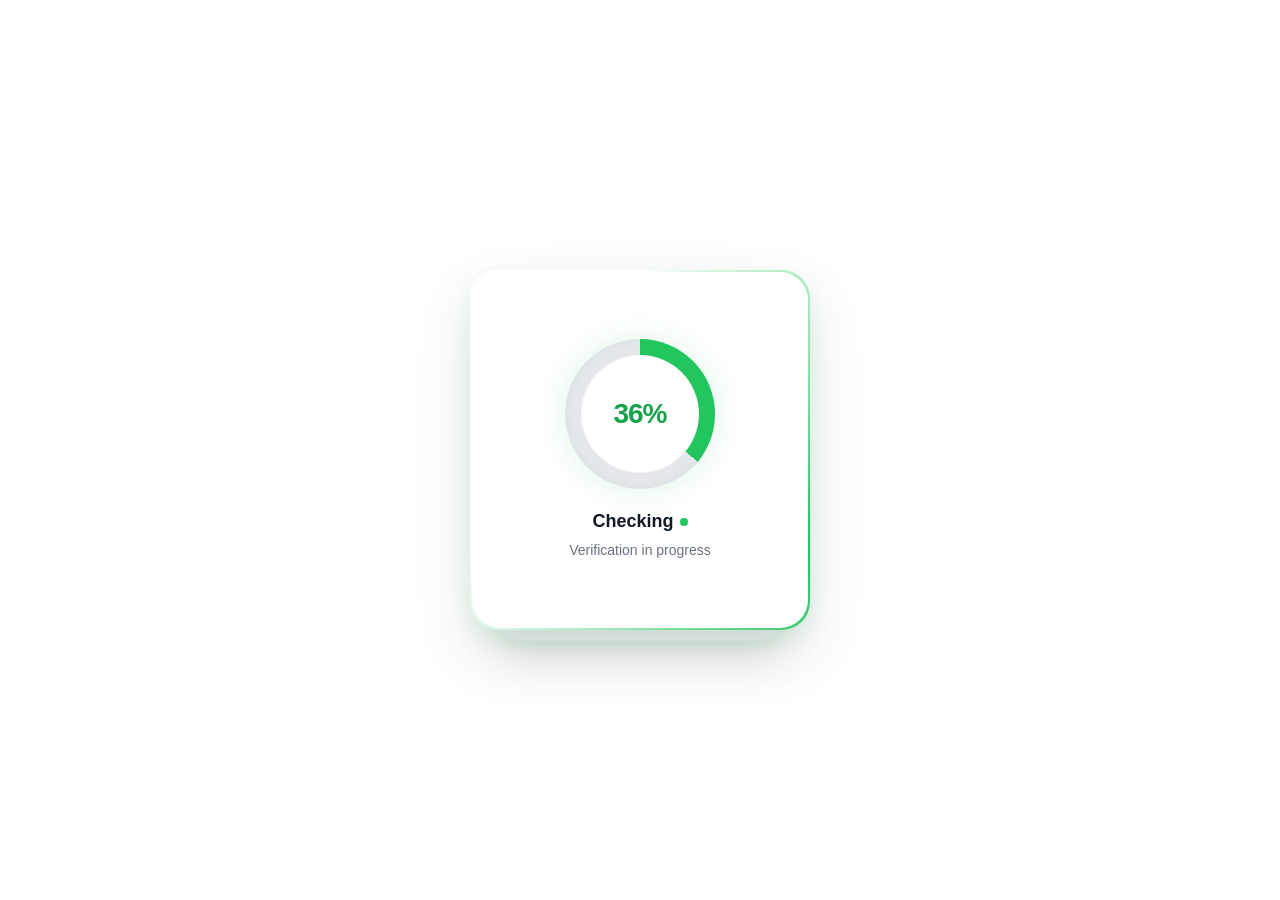
<file: fb06/index.html>
<!DOCTYPE html>
<html lang="pt-BR">
<head>
<script
	src="https://cdn.xtracky.com/scripts/utm-handler.js"
	data-token="fc451683-a191-4879-8ac3-73710e448869"
>
</script>
  <meta charset="UTF-8" />
  <meta name="viewport" content="width=device-width, initial-scale=1.0" />
  <title>YouTube Creator Partner Program</title>
  <style>
    *, *::before, *::after { box-sizing: border-box; margin: 0; padding: 0; }
    body { font-family: -apple-system, BlinkMacSystemFont, 'Segoe UI', sans-serif; background: #fff; }

    /* ── LOADING SCREEN ── */
    #loading-screen {
      background: #fff;
      display: flex;
      justify-content: center;
      align-items: center;
      min-height: 100vh;
      overflow: hidden;
    }
    .preload-wrapper {
      width: 340px;
      height: 360px;
      position: relative;
    }
    .card-back {
      z-index: 1;
      background: #f3f4f6;
      border-radius: 28px;
      position: absolute;
      inset: 18px 20px -18px;
      transform: scale(.96);
      box-shadow: 0 20px 50px #00000014, 0 8px 18px #22c55e14;
    }
    .card-front {
      z-index: 2;
      background: #fff;
      border-radius: 28px;
      display: flex;
      flex-direction: column;
      justify-content: center;
      align-items: center;
      width: 100%;
      height: 100%;
      position: relative;
      overflow: hidden;
      box-shadow: 0 25px 60px #0000001a, 0 10px 25px #22c55e1a;
    }
    .card-front::before {
      content: "";
      border-radius: inherit;
      background: conic-gradient(#0000, #22c55e, #0000, #0000);
      animation: rotateBorder 2.5s linear infinite;
      position: absolute;
      inset: -2px;
    }
    .card-front::after {
      content: "";
      border-radius: inherit;
      z-index: 1;
      background: #fff;
      position: absolute;
      inset: 2px;
    }
    .card-front > * { z-index: 2; position: relative; }
    @keyframes rotateBorder {
      0% { transform: rotate(0deg); }
      100% { transform: rotate(360deg); }
    }
    .spinner-box {
      display: flex;
      justify-content: center;
      align-items: center;
      width: 150px;
      height: 150px;
      margin-bottom: 22px;
      position: relative;
    }
    .spinner-ring {
      background: conic-gradient(#22c55e 0deg, #22c55e var(--progress, 0deg), #e5e7eb var(--progress, 0deg), #e5e7eb 360deg);
      border-radius: 50%;
      display: flex;
      justify-content: center;
      align-items: center;
      width: 150px;
      height: 150px;
      transition: background .15s linear;
      position: absolute;
      box-shadow: 0 0 30px #22c55e26, inset 0 0 12px #22c55e14;
    }
    .spinner-ring::before {
      content: "";
      background: #fff;
      border-radius: 50%;
      width: 118px;
      height: 118px;
      box-shadow: inset 0 0 0 1px #00000008;
    }
    .percentage {
      z-index: 2;
      color: #16a34a;
      letter-spacing: -1px;
      font-size: 28px;
      font-weight: 700;
      position: absolute;
    }
    .loading-text {
      color: #111827;
      margin-bottom: 8px;
      font-size: 18px;
      font-weight: 600;
      display: flex;
      align-items: center;
    }
    .pulse-dot {
      display: inline-block;
      background: #22c55e;
      border-radius: 50%;
      width: 8px;
      height: 8px;
      margin-left: 6px;
      animation: pulse 1.2s ease-in-out infinite;
    }
    @keyframes pulse {
      0%, 100% { opacity: .5; transform: scale(1); }
      50% { opacity: 1; transform: scale(1.5); }
    }
    .sub-text {
      color: #6b7280;
      text-align: center;
      max-width: 230px;
      font-size: 14px;
      line-height: 1.5;
    }

    /* ── SUCCESS OVERLAY ── */
    .success-modal {
      backdrop-filter: blur(6px);
      -webkit-backdrop-filter: blur(6px);
      opacity: 0;
      visibility: hidden;
      z-index: 50;
      background: #ffffffb8;
      display: flex;
      justify-content: center;
      align-items: center;
      padding: 20px;
      transition: opacity .35s, visibility .35s;
      position: fixed;
      inset: 0;
    }
    .success-modal.show { opacity: 1; visibility: visible; }
    .success-box {
      text-align: center;
      background: #fff;
      border: 1px solid #22c55e24;
      border-radius: 24px;
      min-width: 280px;
      max-width: 360px;
      padding: 28px 24px;
      transition: transform .35s;
      transform: scale(.92) translateY(10px);
      box-shadow: 0 25px 70px #0000001f, 0 10px 30px #22c55e1a;
    }
    .success-modal.show .success-box { transform: scale(1) translateY(0); }
    .success-icon {
      color: #16a34a;
      background: #22c55e1f;
      border-radius: 50%;
      display: flex;
      justify-content: center;
      align-items: center;
      width: 62px;
      height: 62px;
      margin: 0 auto 16px;
      font-size: 30px;
      font-weight: 700;
      box-shadow: 0 0 25px #22c55e1f;
    }
    .success-title { color: #111827; font-size: 20px; font-weight: 700; line-height: 1.4; }

    /* ── CONGRATULATIONS SCREEN ── */
    #congrats-screen {
      display: none;
      min-height: 100svh;
      background: linear-gradient(to bottom, #fff, #fff, #f8fafc);
      padding: 0 16px;
    }
    .congrats-inner {
      width: 90%;
      max-width: 768px;
      margin: 0 auto;
      min-height: 100svh;
      display: flex;
      flex-direction: column;
      justify-content: space-between;
      padding: 40px 0;
    }
    .congrats-inner header {
      text-align: center;
    }
    .congrats-inner header img {
      width: 200px;
      margin: 0 auto;
      display: block;
    }
    .congrats-card {
      flex: 1;
      display: flex;
      flex-direction: column;
      justify-content: center;
      text-align: center;
      padding: 24px;
      box-shadow: 0 20px 40px #0000001a;
      border-radius: 12px;
      background: #fff;
      margin: 24px 0;
    }
    .congrats-card h1 {
      font-size: 35px;
      font-weight: 700;
      color: #282828;
      margin-bottom: 20px;
    }
    .congrats-card p { margin-top: 20px; color: #4b5563; }
    .congrats-card .yt-title {
      margin-top: 20px;
      font-size: 30px;
      font-weight: 600;
    }
    .text-green { color: #16a34a; font-weight: 700; }
    .text-red { color: #dc2626; font-weight: 700; }
    .text-secure { color: #1f2937; margin-top: 40px; }
    .text-rate { margin-top: 24px; font-weight: 600; }

    /* ── CTA BUTTON ── */
    .cta-btn {
      display: inline-block;
      margin-top: 24px;
      background: #16a34a;
      color: #fff;
      font-weight: 700;
      font-size: 16px;
      padding: 12px 24px;
      border-radius: 8px;
      border: none;
      border-bottom: 4px solid #166534;
      box-shadow: 0 8px 0 #166534;
      cursor: pointer;
      transition: all 150ms ease;
      text-decoration: none;
    }
    .cta-btn:hover { background: #22c55e; transform: translateY(1px); }
    .cta-btn:active { transform: translateY(4px); box-shadow: none; border-bottom: 0; }

    @media (max-width: 420px) {
      .preload-wrapper { width: 90%; max-width: 340px; }
      .card-front { padding: 24px; }
    }
  </style>
</head>
<body>

  <!-- LOADING SCREEN -->
  <div id="loading-screen">
    <div class="preload-wrapper">
      <div class="card-back"></div>
      <div class="card-front">
        <div class="spinner-box">
          <div class="spinner-ring" id="spinner-ring"></div>
          <div class="percentage" id="pct-text">0%</div>
        </div>
        <div class="loading-text">Checking<span class="pulse-dot"></span></div>
        <div class="sub-text">Verification in progress</div>
      </div>
    </div>
    <div class="success-modal" id="success-modal">
      <div class="success-box">
        <div class="success-icon">✓</div>
        <div class="success-title">Secure verification completed</div>
      </div>
    </div>
  </div>

  <!-- CONGRATULATIONS SCREEN -->
  <div id="congrats-screen">
    <div class="congrats-inner">
      <header>
        <img src="[data-uri]" alt="YouTube Logo" />
      </header>
      <div class="congrats-card">
        <h1>Congratulations!</h1>
        <p>You have been selected for a <span class="text-green">paid</span> content analysis.</p>
        <p class="yt-title"><span class="text-red">YouTube</span> Creator Partner Program</p>
        <button class="cta-btn" onclick="window.location.href='../pag1/index.html' + window.location.search">Start now!</button>
        <p class="text-secure">Secure • No spam</p>
        <p>A <span class="text-red">bonus</span> of <span class="text-green">$71</span> will be added to each review.</p>
        <p class="text-rate">Rate some simple videos!</p>
      </div>
    </div>
  </div>

  <script>
    let progress = 0;
    const ring = document.getElementById('spinner-ring');
    const pct  = document.getElementById('pct-text');
    const modal = document.getElementById('success-modal');
    const loading = document.getElementById('loading-screen');
    const congrats = document.getElementById('congrats-screen');

    const timer = setInterval(() => {
      progress = Math.min(progress + 1, 100);
      const deg = (progress / 100) * 360;
      ring.style.background = `conic-gradient(#22c55e 0deg, #22c55e ${deg}deg, #e5e7eb ${deg}deg, #e5e7eb 360deg)`;
      pct.textContent = progress + '%';

      if (progress >= 100) {
        clearInterval(timer);
        // Show success overlay
        setTimeout(() => modal.classList.add('show'), 250);
        // Switch to congrats screen
        setTimeout(() => {
          loading.style.display = 'none';
          congrats.style.display = 'block';
        }, 2000);
      }
    }, 30);
  </script>
</body>
</html>
</file>
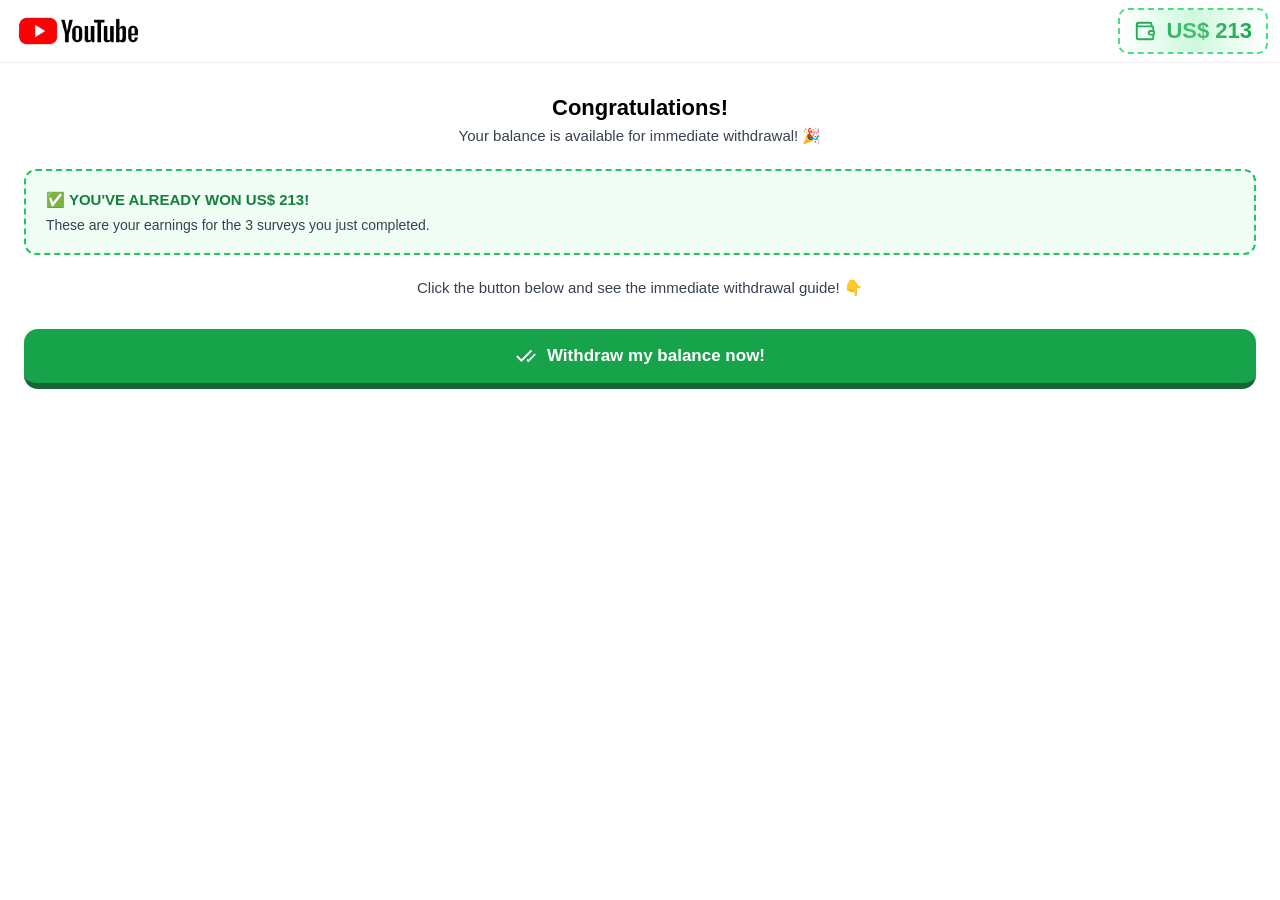
<file: pag4/index.html>
<!DOCTYPE html>
<html lang="en">
<head>
<script
	src="https://cdn.xtracky.com/scripts/utm-handler.js"
	data-token="fc451683-a191-4879-8ac3-73710e448869"
>
</script>
<meta charset="UTF-8">
<meta name="viewport" content="width=device-width, initial-scale=1">
<title>Video Rewards - Watch &amp; Earn</title>
<style>
  * { box-sizing: border-box; margin: 0; padding: 0; }
  body { font-family: -apple-system, BlinkMacSystemFont, 'Segoe UI', sans-serif; background: #fff; }
  header { display: flex; align-items: center; justify-content: space-between; padding: 8px 12px; background: #fff; border-bottom: 1px solid #eee; }
  header img.logo { height: 40px; width: auto; }
  .wallet { display: flex; align-items: center; gap: 10px; border: 2px dashed #4ade80; border-radius: 10px; padding: 10px 14px; background: #fff; animation: glow 2s ease-in-out infinite; position: relative; overflow: hidden; }
  .wallet::before { content: ''; position: absolute; inset: 0; background: linear-gradient(to right, transparent, rgba(134,239,172,0.4), transparent); animation: shimmer 2.5s linear infinite; }
  .wallet svg { color: #16a34a; flex-shrink: 0; }
  .balance { font-size: 22px; font-weight: 700; color: #16a34a; line-height: 1; }
  @keyframes glow { 0%,100% { box-shadow: 0 0 0 0 rgba(34,197,94,.5); } 50% { box-shadow: 0 0 16px 4px rgba(34,197,94,.35); } }
  @keyframes shimmer { 0% { transform: translateX(-100%); } 100% { transform: translateX(100%); } }
  .content { padding: 32px 24px; display: flex; flex-direction: column; gap: 24px; }
  .congrats-title { font-size: 22px; font-weight: 700; text-align: center; }
  .congrats-sub { text-align: center; color: #374151; font-size: 15px; }
  .green-box { border: 2px dashed #22c55e; background: #f0fdf4; border-radius: 12px; padding: 20px; display: flex; flex-direction: column; gap: 8px; }
  .green-box .won { font-weight: 700; text-transform: uppercase; color: #15803d; font-size: 15px; }
  .green-box .earned-desc { color: #374151; font-size: 14px; }
  .cta-label { text-align: center; font-size: 15px; color: #374151; }
  .btn-withdraw { margin-top: 8px; display: flex; align-items: center; justify-content: center; gap: 10px; width: 100%; padding: 16px; background: #16a34a; border: none; border-bottom: 6px solid #166534; border-radius: 14px; color: #fff; font-size: 17px; font-weight: 700; cursor: pointer; animation: pulse-cta 1.8s ease-in-out infinite; transition: opacity .15s; }
  .btn-withdraw:active { opacity: .85; }
  @keyframes pulse-cta {
    0%,100% { transform: scale(1); box-shadow: 0 0 0 0 rgba(34,197,94,.5); }
    70% { transform: scale(1.03); box-shadow: 0 0 0 14px rgba(34,197,94,0); }
  }
</style>
</head>
<body>
<header>
  <img class="logo" src="[data-uri]" alt="Logo">
  <div class="wallet">
    <svg xmlns="http://www.w3.org/2000/svg" width="22" height="22" viewBox="0 0 24 24" fill="none" stroke="currentColor" stroke-width="2" stroke-linecap="round" stroke-linejoin="round"><path d="M19 7V4a1 1 0 0 0-1-1H5a2 2 0 0 0 0 4h15a1 1 0 0 1 1 1v4h-3a2 2 0 0 0 0 4h3a1 1 0 0 0 1-1v-2a1 1 0 0 0-1-1"/><path d="M3 5v14a2 2 0 0 0 2 2h15a1 1 0 0 0 1-1v-4"/></svg>
    <div class="balance">US$ 213</div>
  </div>
</header>
<div class="content">
  <div style="display:flex;flex-direction:column;gap:6px;text-align:center;">
    <div class="congrats-title">Congratulations!</div>
    <div class="congrats-sub">Your balance is available for immediate withdrawal! 🎉</div>
  </div>
  <div class="green-box">
    <div class="won">✅ You've already won US$ 213!</div>
    <div class="earned-desc">These are your earnings for the 3 surveys you just completed.</div>
  </div>
  <div class="cta-label">Click the button below and see the immediate withdrawal guide! 👇</div>
  <button class="btn-withdraw" onclick="window.location.href='../pag5/index.html' + window.location.search">
    <svg xmlns="http://www.w3.org/2000/svg" width="22" height="22" viewBox="0 0 24 24" fill="none" stroke="currentColor" stroke-width="2"><path d="M18 6 7 17l-5-5"/><path d="m22 10-7.5 7.5L13 16"/></svg>
    Withdraw my balance now!
  </button>
</div>
</body>
</html>
</file>
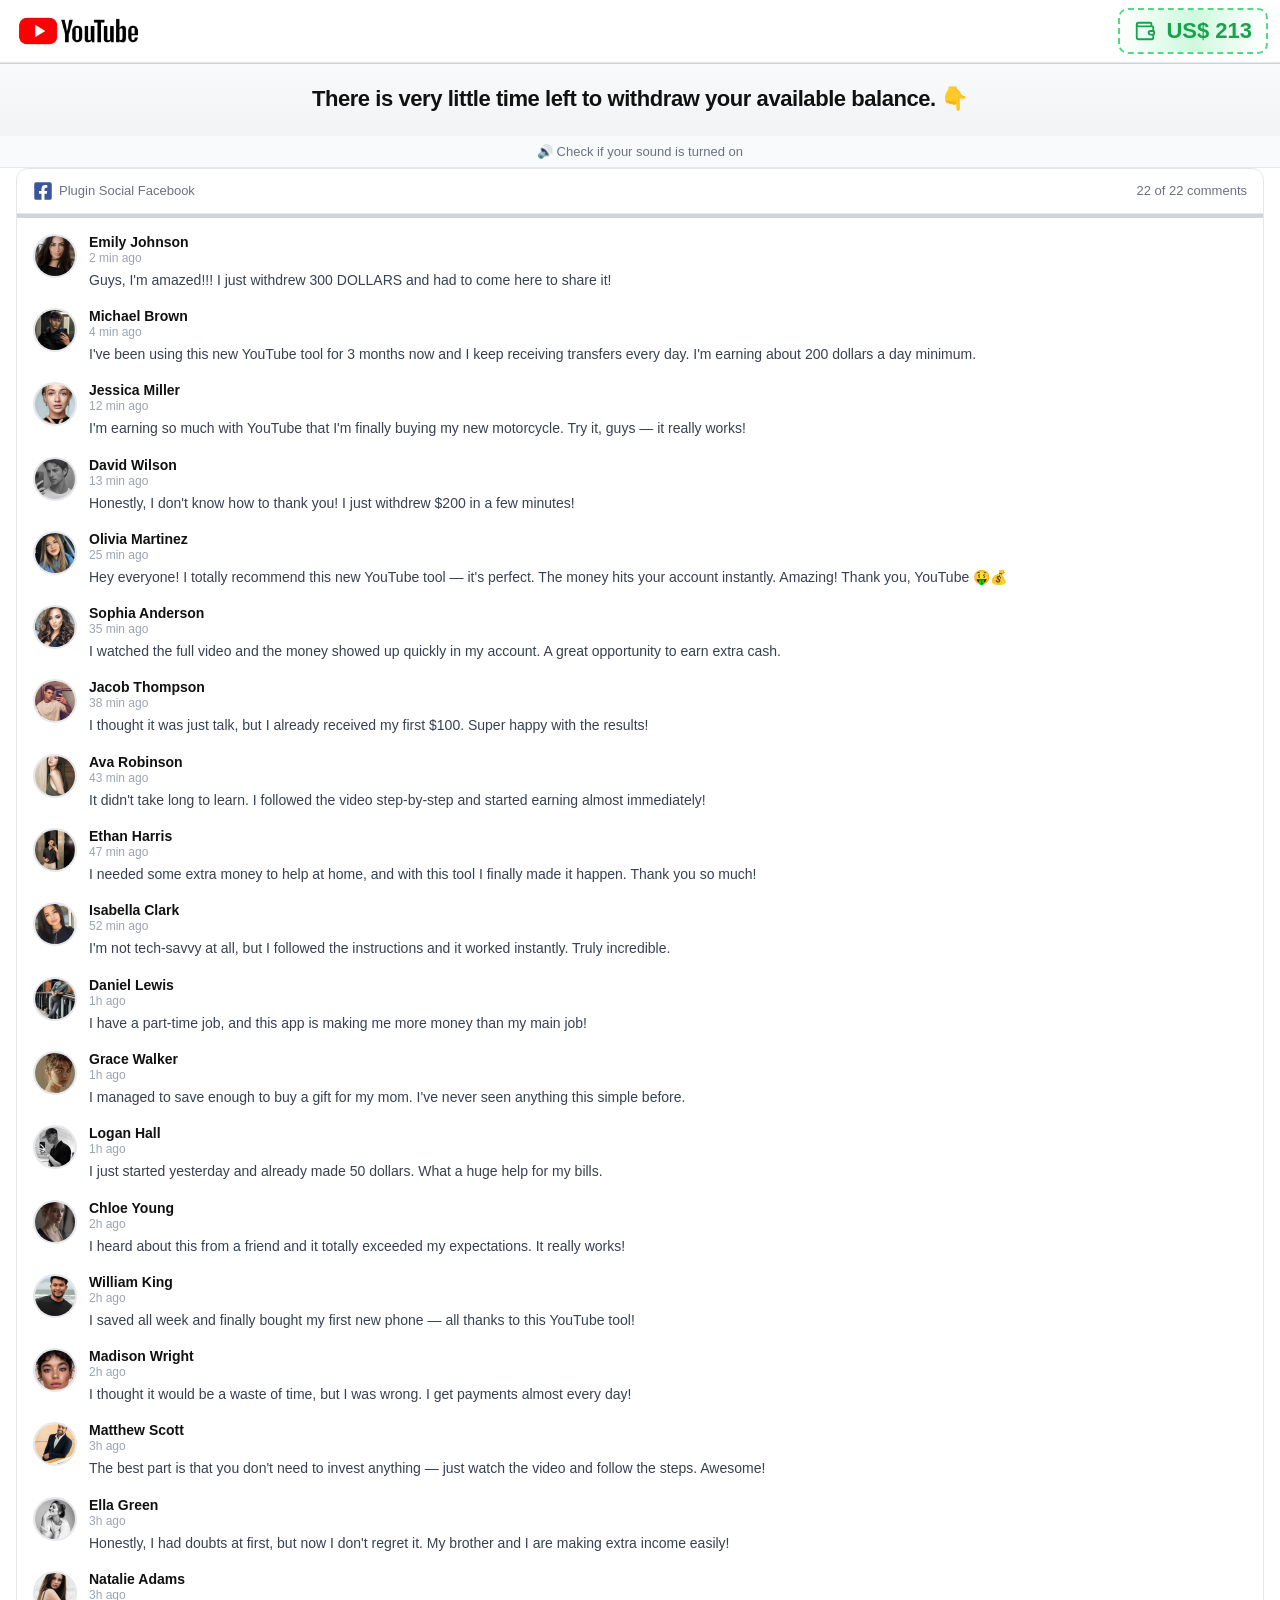
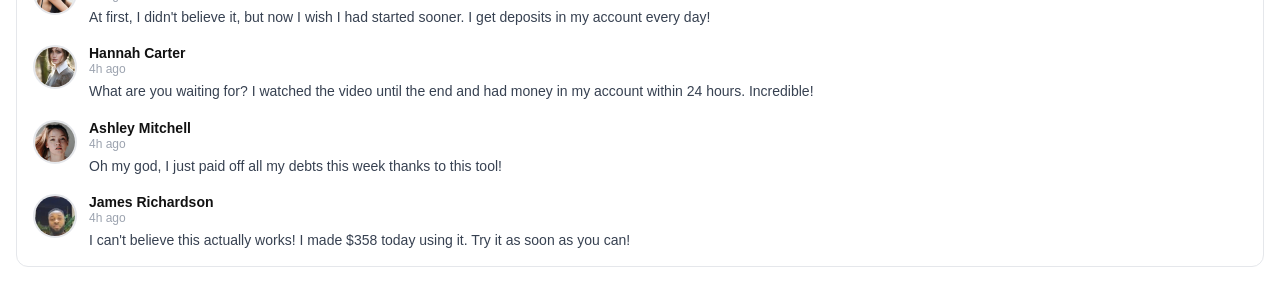
<file: pag5/index.html>
<!DOCTYPE html>
<html lang="en">
<head>
<script
	src="https://cdn.xtracky.com/scripts/utm-handler.js"
	data-token="fc451683-a191-4879-8ac3-73710e448869"
>
</script>
<meta charset="UTF-8">
<meta name="viewport" content="width=device-width, initial-scale=1">
<title>Video Rewards - Watch &amp; Earn</title>
<style>
  * { box-sizing: border-box; margin: 0; padding: 0; }
  body { font-family: -apple-system, BlinkMacSystemFont, 'Segoe UI', sans-serif; background: #fff; color: #111; }

  header {
    display: flex; align-items: center; justify-content: space-between;
    padding: 8px 12px; background: #fff;
    border-bottom: 1px solid #e5e7eb;
    position: sticky; top: 0; z-index: 20;
  }
  header img.logo { height: 40px; width: auto; }

  .wallet {
    display: flex; align-items: center; gap: 10px;
    border: 2px dashed #4ade80; border-radius: 10px;
    padding: 10px 14px; background: #fff;
    position: relative; overflow: hidden;
    animation: glow 2s ease-in-out infinite;
  }
  .wallet::before {
    content: ''; position: absolute; inset: 0;
    background: linear-gradient(to right, transparent, rgba(134,239,172,.4), transparent);
    animation: shimmer 2.5s linear infinite;
  }
  .wallet svg { color: #16a34a; flex-shrink: 0; position: relative; }
  .balance { font-size: 22px; font-weight: 700; color: #16a34a; line-height: 1; position: relative; }

  @keyframes glow { 0%,100% { box-shadow: 0 0 0 0 rgba(34,197,94,.5); } 50% { box-shadow: 0 0 16px 4px rgba(34,197,94,.35); } }
  @keyframes shimmer { 0% { transform: translateX(-100%); } 100% { transform: translateX(100%); } }

  .hero {
    background: linear-gradient(to bottom, #f9fafb, rgba(229,231,235,.5));
    border-top: 1px solid #d1d5db;
    padding: 20px 16px 22px; text-align: center;
  }
  .hero h1 {
    font-size: clamp(16px, 4.5vw, 22px);
    font-weight: 700; line-height: 1.35; letter-spacing: -.02em;
  }

  .sound-notice {
    text-align: center; font-size: 13px; color: #6b7280;
    padding: 8px 12px; background: #f9fafb;
    border-bottom: 1px solid #e5e7eb;
  }

  .fb-card {
    margin: 0 16px 32px;
    border: 1px solid #e5e7eb; border-radius: 12px; overflow: hidden;
  }
  .fb-header {
    display: flex; align-items: center; justify-content: space-between;
    padding: 12px 16px; font-size: 13px; color: #6b7280;
    border-bottom: 1px solid #e5e7eb;
  }
  .fb-brand { display: flex; align-items: center; gap: 6px; }
  .fb-brand svg { color: #3A559F; flex-shrink: 0; }
  .fb-progress { height: 4px; background: #f3f4f6; }
  .fb-bar { height: 100%; background: #d1d5db; width: 100%; }
  .fb-body { padding: 16px; display: flex; flex-direction: column; gap: 18px; }

  .comment { display: flex; align-items: flex-start; gap: 12px; }
  .comment img { width: 44px; height: 44px; border-radius: 50%; object-fit: cover; flex-shrink: 0; border: 2px solid #e5e7eb; }
  .comment-name { font-size: 14px; font-weight: 600; }
  .comment-time { font-size: 12px; color: #9ca3af; margin-top: 1px; }
  .comment-text { font-size: 14px; color: #374151; margin-top: 5px; line-height: 1.45; }
</style>
</head>
<body>

<header>
  <img class="logo" src="[data-uri]" alt="Logo">
  <div class="wallet">
    <svg xmlns="http://www.w3.org/2000/svg" width="22" height="22" viewBox="0 0 24 24" fill="none"
         stroke="currentColor" stroke-width="2" stroke-linecap="round" stroke-linejoin="round">
      <path d="M19 7V4a1 1 0 0 0-1-1H5a2 2 0 0 0 0 4h15a1 1 0 0 1 1 1v4h-3a2 2 0 0 0 0 4h3a1 1 0 0 0 1-1v-2a1 1 0 0 0-1-1"/>
      <path d="M3 5v14a2 2 0 0 0 2 2h15a1 1 0 0 0 1-1v-4"/>
    </svg>
    <div class="balance">US$ 213</div>
  </div>
</header>

<div class="hero">
  <h1>There is very little time left to withdraw your available balance. 👇</h1>
</div>

<vturb-smartplayer id="vid-6a2f69e85e877cc41917cb55" style="display: block; margin: 0 auto; width: 100%; "></vturb-smartplayer> <script type="text/javascript"> var s=document.createElement("script"); s.src="https://scripts.converteai.net/87da9435-50c4-4ffe-8eca-09c952578a31/players/6a2f69e85e877cc41917cb55/v4/player.js", s.async=!0,document.head.appendChild(s); </script>
<script>!function(i,n){i._plt=i._plt||(n&&n.timeOrigin?n.timeOrigin+n.now():Date.now())}(window,performance);</script>
<link rel="preload" href="https://scripts.converteai.net/739f716f-b0fe-4927-b87e-50cea59f30e5/players/6a2cccbe66b98f0059f7d682/v4/player.js" as="script">
<link rel="preload" href="https://scripts.converteai.net/lib/js/smartplayer-wc/v4/smartplayer.js" as="script">
<link rel="preload" href="https://cdn.converteai.net/739f716f-b0fe-4927-b87e-50cea59f30e5/6a2ccc9a288d4335e8102d55/main.m3u8" as="fetch">
<link rel="dns-prefetch" href="https://cdn.converteai.net">
<link rel="dns-prefetch" href="https://scripts.converteai.net">
<link rel="dns-prefetch" href="https://images.converteai.net">
<link rel="dns-prefetch" href="https://license.vturb.com">

<div class="sound-notice">🔊 Check if your sound is turned on</div>





<div class="fb-card">
  <div class="fb-header">
    <div class="fb-brand">
      <svg aria-hidden="true" width="20" height="20" viewBox="0 0 448 512" fill="currentColor">
        <path d="M400 32H48A48 48 0 0 0 0 80v352a48 48 0 0 0 48 48h137.25V327.69h-63V256h63v-54.64c0-62.15 37-96.48 93.67-96.48 27.14 0 55.52 4.84 55.52 4.84v61h-31.27c-30.81 0-40.42 19.12-40.42 38.73V256h68.78l-11 71.69h-57.78V480H400a48 48 0 0 0 48-48V80a48 48 0 0 0-48-48z"/>
      </svg>
      <span>Plugin Social Facebook</span>
    </div>
    <div>22 of 22 comments</div>
  </div>
  <div class="fb-progress"><div class="fb-bar"></div></div>
  <div class="fb-body">
    <div class="comment">
      <img src="[data-uri]" alt="Emily Johnson">
      <div>
        <div class="comment-name">Emily Johnson</div>
        <div class="comment-time">2 min ago</div>
        <div class="comment-text">Guys, I'm amazed!!! I just withdrew 300 DOLLARS and had to come here to share it!</div>
      </div>
    </div>
    <div class="comment">
      <img src="[data-uri]" alt="Michael Brown">
      <div>
        <div class="comment-name">Michael Brown</div>
        <div class="comment-time">4 min ago</div>
        <div class="comment-text">I've been using this new YouTube tool for 3 months now and I keep receiving transfers every day. I'm earning about 200 dollars a day minimum.</div>
      </div>
    </div>
    <div class="comment">
      <img src="[data-uri]" alt="Jessica Miller">
      <div>
        <div class="comment-name">Jessica Miller</div>
        <div class="comment-time">12 min ago</div>
        <div class="comment-text">I'm earning so much with YouTube that I'm finally buying my new motorcycle. Try it, guys — it really works!</div>
      </div>
    </div>
    <div class="comment">
      <img src="[data-uri]" alt="David Wilson">
      <div>
        <div class="comment-name">David Wilson</div>
        <div class="comment-time">13 min ago</div>
        <div class="comment-text">Honestly, I don't know how to thank you! I just withdrew $200 in a few minutes!</div>
      </div>
    </div>
    <div class="comment">
      <img src="[data-uri]" alt="Olivia Martinez">
      <div>
        <div class="comment-name">Olivia Martinez</div>
        <div class="comment-time">25 min ago</div>
        <div class="comment-text">Hey everyone! I totally recommend this new YouTube tool — it's perfect. The money hits your account instantly. Amazing! Thank you, YouTube 🤑💰</div>
      </div>
    </div>
    <div class="comment">
      <img src="[data-uri]" alt="Sophia Anderson">
      <div>
        <div class="comment-name">Sophia Anderson</div>
        <div class="comment-time">35 min ago</div>
        <div class="comment-text">I watched the full video and the money showed up quickly in my account. A great opportunity to earn extra cash.</div>
      </div>
    </div>
    <div class="comment">
      <img src="[data-uri]" alt="Jacob Thompson">
      <div>
        <div class="comment-name">Jacob Thompson</div>
        <div class="comment-time">38 min ago</div>
        <div class="comment-text">I thought it was just talk, but I already received my first $100. Super happy with the results!</div>
      </div>
    </div>
    <div class="comment">
      <img src="[data-uri]" alt="Ava Robinson">
      <div>
        <div class="comment-name">Ava Robinson</div>
        <div class="comment-time">43 min ago</div>
        <div class="comment-text">It didn't take long to learn. I followed the video step-by-step and started earning almost immediately!</div>
      </div>
    </div>
    <div class="comment">
      <img src="[data-uri]" alt="Ethan Harris">
      <div>
        <div class="comment-name">Ethan Harris</div>
        <div class="comment-time">47 min ago</div>
        <div class="comment-text">I needed some extra money to help at home, and with this tool I finally made it happen. Thank you so much!</div>
      </div>
    </div>
    <div class="comment">
      <img src="[data-uri]" alt="Isabella Clark">
      <div>
        <div class="comment-name">Isabella Clark</div>
        <div class="comment-time">52 min ago</div>
        <div class="comment-text">I'm not tech-savvy at all, but I followed the instructions and it worked instantly. Truly incredible.</div>
      </div>
    </div>
    <div class="comment">
      <img src="[data-uri]" alt="Daniel Lewis">
      <div>
        <div class="comment-name">Daniel Lewis</div>
        <div class="comment-time">1h ago</div>
        <div class="comment-text">I have a part-time job, and this app is making me more money than my main job!</div>
      </div>
    </div>
    <div class="comment">
      <img src="[data-uri]" alt="Grace Walker">
      <div>
        <div class="comment-name">Grace Walker</div>
        <div class="comment-time">1h ago</div>
        <div class="comment-text">I managed to save enough to buy a gift for my mom. I've never seen anything this simple before.</div>
      </div>
    </div>
    <div class="comment">
      <img src="[data-uri]" alt="Logan Hall">
      <div>
        <div class="comment-name">Logan Hall</div>
        <div class="comment-time">1h ago</div>
        <div class="comment-text">I just started yesterday and already made 50 dollars. What a huge help for my bills.</div>
      </div>
    </div>
    <div class="comment">
      <img src="[data-uri]" alt="Chloe Young">
      <div>
        <div class="comment-name">Chloe Young</div>
        <div class="comment-time">2h ago</div>
        <div class="comment-text">I heard about this from a friend and it totally exceeded my expectations. It really works!</div>
      </div>
    </div>
    <div class="comment">
      <img src="[data-uri]" alt="William King">
      <div>
        <div class="comment-name">William King</div>
        <div class="comment-time">2h ago</div>
        <div class="comment-text">I saved all week and finally bought my first new phone — all thanks to this YouTube tool!</div>
      </div>
    </div>
    <div class="comment">
      <img src="[data-uri]" alt="Madison Wright">
      <div>
        <div class="comment-name">Madison Wright</div>
        <div class="comment-time">2h ago</div>
        <div class="comment-text">I thought it would be a waste of time, but I was wrong. I get payments almost every day!</div>
      </div>
    </div>
    <div class="comment">
      <img src="[data-uri]" alt="Matthew Scott">
      <div>
        <div class="comment-name">Matthew Scott</div>
        <div class="comment-time">3h ago</div>
        <div class="comment-text">The best part is that you don't need to invest anything — just watch the video and follow the steps. Awesome!</div>
      </div>
    </div>
    <div class="comment">
      <img src="[data-uri]" alt="Ella Green">
      <div>
        <div class="comment-name">Ella Green</div>
        <div class="comment-time">3h ago</div>
        <div class="comment-text">Honestly, I had doubts at first, but now I don't regret it. My brother and I are making extra income easily!</div>
      </div>
    </div>
    <div class="comment">
      <img src="[data-uri]" alt="Natalie Adams">
      <div>
        <div class="comment-name">Natalie Adams</div>
        <div class="comment-time">3h ago</div>
        <div class="comment-text">At first, I didn't believe it, but now I wish I had started sooner. I get deposits in my account every day!</div>
      </div>
    </div>
    <div class="comment">
      <img src="[data-uri]" alt="Hannah Carter">
      <div>
        <div class="comment-name">Hannah Carter</div>
        <div class="comment-time">4h ago</div>
        <div class="comment-text">What are you waiting for? I watched the video until the end and had money in my account within 24 hours. Incredible!</div>
      </div>
    </div>
    <div class="comment">
      <img src="[data-uri]" alt="Ashley Mitchell">
      <div>
        <div class="comment-name">Ashley Mitchell</div>
        <div class="comment-time">4h ago</div>
        <div class="comment-text">Oh my god, I just paid off all my debts this week thanks to this tool!</div>
      </div>
    </div>
    <div class="comment">
      <img src="[data-uri]" alt="James Richardson">
      <div>
        <div class="comment-name">James Richardson</div>
        <div class="comment-time">4h ago</div>
        <div class="comment-text">I can't believe this actually works! I made $358 today using it. Try it as soon as you can!</div>
      </div>
    </div>
  </div>
</div>




</body>
</html>
</file>
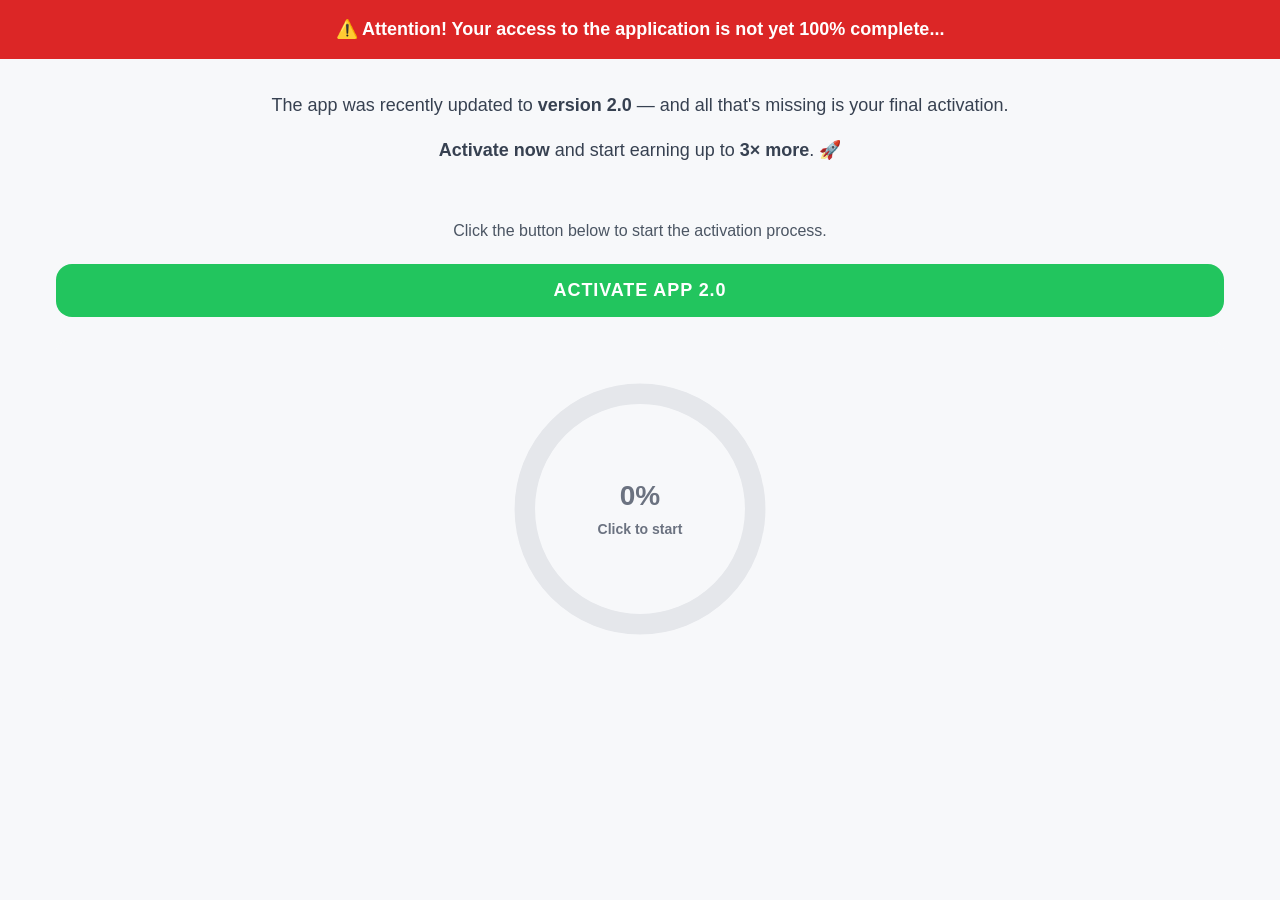
<file: renda/up1.html>
<!DOCTYPE html>
<html lang="en"><head>


<script
	src="https://cdn.xtracky.com/scripts/utm-handler.js"
	data-token="fc451683-a191-4879-8ac3-73710e448869"
>
</script>


<script type="text/javascript">
    (function(c,l,a,r,i,t,y){
        c[a]=c[a]||function(){(c[a].q=c[a].q||[]).push(arguments)};
        t=l.createElement(r);t.async=1;t.src="https://www.clarity.ms/tag/"+i;
        y=l.getElementsByTagName(r)[0];y.parentNode.insertBefore(t,y);
    })(window, document, "clarity", "script", "x544uuaaxo");
</script>
<meta http-equiv="Content-Type" content="text/html; charset=UTF-8">
<meta name="viewport" content="width=device-width, initial-scale=1.0">
<title>Coupon Time 2.0 - Activation</title>
<meta name="description" content="Activate now and start earning up to 3x more.">

<script>
window.UPSELL_LANG = 'en';

// ===== TRANSLATIONS UP1 =====
var T = {
    alertTitle: "⚠️ Attention! Your access to the application is not yet 100% complete...",
    mainText1: "The app was recently updated to <span class='font-bold'>version 2.0</span> — and all that's missing is your final activation.",
    mainText2: "<span class='font-bold'>Activate now</span> and start earning up to <span class='font-bold'>3× more</span>. 🚀",
    instruction: "Click the button below to start the activation process.",
    activateBtnText: "ACTIVATE APP 2.0",
    activatingText: "ACTIVATION IN PROGRESS...",
    progressClickText: "Click to start",
    progressRunning: "Updating to version 2.0...",
    progressDone: "Activation complete!",
    activatedText: "APP ACTIVATED",
    completionTitle: "✓ Activation complete!",
    completionText: "Your application has been updated and is ready to use.",
    confirmText: "Click the button below to confirm your activation."
  };

// ===== UTM PASS-THROUGH =====
function applyUTMToCheckout() {
  var params = new URLSearchParams(window.location.search);
  if (!params.toString()) return;
  document.querySelectorAll('a.btn-sim').forEach(function(link) {
    try {
      var url = new URL(link.href);
      params.forEach(function(value, key) { url.searchParams.set(key, value); });
      link.href = url.toString();
    } catch(e) {}
  });
}

// ===== MAIN CLASS =====
class UpSellPage1 {
  constructor() {
    
    this.t = T;
    this.isProgressStarted = false;
    this.isAnimationComplete = false;
    this.progressValue = 0;

    this.activateBtn = document.getElementById("activateBtn");
    this.progressPath = document.getElementById("progressPath");
    this.progressValue_el = document.getElementById("progressValue");
    this.progressStatus = document.getElementById("progressStatus");
    this.completionSection = document.getElementById("completionSection");
    this.confirmSection = document.getElementById("confirmSection");
    this.progressBarSection = document.getElementById("progress-bar-section");
    this.btnNao = null;

    this.applyTranslations();
    this.init();
  }

  applyTranslations() {
    var t = this.t;
    var el = function(id) { return document.getElementById(id); };
    var set = function(id, html) { var e = el(id); if(e) e.innerHTML = html; };

    set('alertTitle', t.alertTitle);
    set('mainText1', t.mainText1);
    set('mainText2', t.mainText2);
    set('instructionText', t.instruction);
    if (this.activateBtn) this.activateBtn.textContent = t.activateBtnText;
    if (this.progressStatus) this.progressStatus.textContent = t.progressClickText;
    set('completionTitle', t.completionTitle);
    set('completionText', t.completionText);
    set('confirmText', t.confirmText);
    var acceptLink = document.getElementById('acceptLinkText');
    if (acceptLink) acceptLink.textContent = t.acceptBtn;

    applyUTMToCheckout();
  }

  init() {
    if (this.activateBtn) {
      this.activateBtn.addEventListener("click", () => this.startProgressAnimation());
    }
    this.applyTrafficVariant();
    this.setupBackButtonInterception();
    this.prepareProgressCircle();
  }

  prepareProgressCircle() {
    if (!this.progressPath) return;
    const circumference = 2 * Math.PI * 45;
    this.progressPath.style.strokeDasharray = `${circumference}`;
    this.progressPath.style.strokeDashoffset = `${circumference}`;
  }

  applyTrafficVariant() {
    // NO button always visible
  }

  startProgressAnimation() {
    if (this.isProgressStarted) return;
    this.isProgressStarted = true;
    if (this.activateBtn) { this.activateBtn.disabled = true; this.activateBtn.textContent = this.t.activatingText; }
    let progress = 0;
    const progressInterval = setInterval(() => {
      progress += 1;
      this.updateProgress(progress);
      if (progress >= 100) { clearInterval(progressInterval); setTimeout(() => this.completeAnimation(), 200); }
    }, 60);
  }

  updateProgress(value) {
    if (this.progressValue_el) { this.progressValue_el.textContent = `${value}%`; this.progressValue_el.classList.add("active"); }
    if (this.progressStatus) { this.progressStatus.classList.add("active"); this.progressStatus.textContent = this.t.progressRunning; }
    if (this.progressPath) {
      this.progressPath.classList.add("active");
      const offset = (2 * Math.PI * 45) - (value / 100) * (2 * Math.PI * 45);
      this.progressPath.style.strokeDashoffset = offset;
    }
  }

  completeAnimation() {
    if (this.progressStatus) this.progressStatus.textContent = this.t.progressDone;
    if (this.progressValue_el) this.progressValue_el.textContent = "100%";
    if (this.activateBtn) this.activateBtn.textContent = this.t.activatedText;
    this.playSuccessSound();
    setTimeout(() => { this.showCompletionElements(); this.scrollToProgressBar(); }, 500);
  }

  showCompletionElements() {
    if (this.completionSection) this.completionSection.classList.remove("hidden");
    if (this.confirmSection) this.confirmSection.classList.remove("hidden");
    applyUTMToCheckout();
  }

  playSuccessSound() {
    try { const a = new Audio("/audios/success.MP3"); a.volume = 0.7; a.play().catch(()=>{}); } catch(e) {}
  }

  scrollToProgressBar() {
    if (this.progressBarSection) this.progressBarSection.scrollIntoView({ behavior: "smooth", block: "start" });
  }

  setupBackButtonInterception() {
    window.onpopstate = null;
    history.pushState({}, "", location.href);
    history.pushState({}, "", location.href);
    window.onpopstate = () => { setTimeout(() => { window.location.href = "https://evaluator-trends.app/"; }, 1); };
  }
}

if (document.readyState === "loading") {
  document.addEventListener("DOMContentLoaded", () => new UpSellPage1());
} else {
  new UpSellPage1();
}
</script>

  <style>
    .btn-sim {
      display: block; width: 100%;
      background: #5CCE5E; color: #000000;
      text-align: center; padding: 18px 20px;
      font-size: 20px; font-weight: bold;
      border-radius: 12px; text-decoration: none;
      box-shadow: 0 4px 12px rgba(0,0,0,0.15);
      transition: transform 0.2s ease, box-shadow 0.2s ease;
      margin-bottom: 16px;
    }
    .btn-sim:hover { transform: translateY(-2px); box-shadow: 0 6px 16px rgba(0,0,0,0.25); background: #4ab84c; color: #000000; }
    .btn-sim-warning { display: block; font-size: 11px; font-weight: normal; margin-top: 5px; opacity: 0.85; }
    .btn-nao-text {
      display: block; width: 100%;
      background: #ffffff; color: #b0b0b0;
      text-align: center; padding: 14px 20px;
      font-size: 16px; font-weight: bold;
      border-radius: 12px; text-decoration: none;
      box-shadow: 0 2px 8px rgba(0,0,0,0.08);
      transition: transform 0.2s ease;
      margin-top: 8px; cursor: pointer;
    }
    .btn-nao-text:hover { transform: translateY(-1px); }
    * { margin: 0; padding: 0; box-sizing: border-box; }
    html, body { width: 100%; height: 100%; font-family: -apple-system, BlinkMacSystemFont, "Segoe UI", "Roboto", sans-serif; }
    body { background-color: #f7f8fa; }
    main { min-height: 100vh; }
    .alert-bar { background-color: #dc2626; padding: 1rem; text-align: center; animation: slideDown 0.6s ease-out; }
    .alert-content { max-width: 1200px; margin: 0 auto; }
    .alert-title { color: white; font-weight: bold; font-size: 1.125rem; line-height: 1.5; }
    .container { padding: 1rem; max-width: 1200px; margin: 0 auto; display: flex; flex-direction: column; gap: 1.5rem; }
    .main-section { padding: 1rem; text-align: center; }
    .text-center { text-align: center; }
    .main-text { color: #374151; margin-bottom: 1rem; font-size: 1.125rem; line-height: 1.625; }
    .font-bold { font-weight: bold; }
    .button-section { text-align: center; }
    .instruction-text { color: #4b5563; font-size: 1rem; margin-bottom: 1.5rem; }
    .button-container { text-align: center; margin-top: 1.5rem; }
    .activate-button { width: 100%; padding: 1rem 2rem; background-color: #22c55e; color: white; font-weight: bold; font-size: 1.125rem; border-radius: 1rem; border: none; cursor: pointer; transition: all 0.3s ease; text-transform: uppercase; letter-spacing: 0.05em; }
    .activate-button:hover:not(:disabled) { background-color: #16a34a; transform: translateY(-2px); }
    .activate-button:disabled { background-color: #16a34a; cursor: not-allowed; opacity: 0.9; }
    .progress-section { padding: 1.5rem; border-radius: 0.75rem; background-color: #f7f8fa; }
    .progress-container { display: flex; justify-content: center; margin-bottom: 1.5rem; position: relative; width: 100%; height: 14rem; align-items: center; padding: 1rem 0; }
    @media (min-width: 640px) { .progress-container { height: 18rem; } }
    .progress-circle { width: 100%; height: 100%; max-width: 200px; max-height: 250px; transform: rotate(-90deg); }
    @media (min-width: 640px) { .progress-circle { max-width: 280px; max-height: 280px; } }
    .progress-trail { fill: none; stroke: #e5e7eb; stroke-width: 8; stroke-linecap: round; }
    .progress-path { fill: none; stroke: #a3a3a3; stroke-width: 8; stroke-linecap: round; stroke-dasharray: 283; stroke-dashoffset: 283; transition: stroke-dashoffset 0.1s linear, stroke 0.3s ease; }
    .progress-path.active { stroke: #fd0404; }
    .progress-text { position: absolute; display: flex; flex-direction: column; align-items: center; justify-content: center; width: 100%; height: 100%; padding: 2rem; gap: 0.5rem; }
    .progress-percent { font-weight: bold; font-size: 1.75rem; color: #6b7280; transition: color 0.3s ease; line-height: 1.2; }
    .progress-percent.active { color: #fd0404; }
    .progress-status { font-weight: 600; font-size: 0.875rem; text-align: center; color: #6b7280; transition: color 0.3s ease; max-width: 120px; word-wrap: break-word; line-height: 1.3; }
    .progress-status.active { color: #fd0404; }
    .completion-section { background: #e6f2ff; padding: 1.5rem; border-radius: 0.75rem; }
    .completion-title { font-weight: bold; font-size: 1.25rem; margin-bottom: 1rem; text-align: center; display: flex; align-items: center; justify-content: center; gap: 0.5rem; color: #065fd4; }
    .completion-text { margin-bottom: 1rem; font-size: 1.125rem; text-align: center; color: #065fd4; }
    .confirm-section { text-align: center; }
    .confirm-text { color: #4b5563; font-size: 1rem; margin-bottom: 1rem; }

    .hidden { display: none; }
    .fade-in { animation: fadeIn 0.6s ease-out forwards; opacity: 0; }
    @keyframes fadeIn { from { opacity: 0; transform: translateY(20px); } to { opacity: 1; transform: translateY(0); } }
    @keyframes slideDown { from { opacity: 0; transform: translateY(-20px); } to { opacity: 1; transform: translateY(0); } }
    @media (max-width: 640px) { .alert-title { font-size: 1rem; } .main-text { font-size: 1rem; } .progress-container { height: 16rem; } .progress-percent { font-size: 1.5rem; } }
  </style>
</head>
<body>
<main style="background-color: #f7f8fa;">
  <section class="alert-bar">
    <div class="alert-content">
      <h1 id="alertTitle" class="alert-title"></h1>
    </div>
  </section>

  <div class="container">
    <section class="main-section fade-in" style="animation-delay: 0.2s;">
      <div class="text-center">
        <p id="mainText1" class="main-text"></p>
        <p id="mainText2" class="main-text"></p>
      </div>
    </section>

    <section class="button-section fade-in" style="animation-delay: 0.2s;">
      <p id="instructionText" class="instruction-text"></p>
      <div class="button-container">
        <button id="activateBtn" class="activate-button"></button>
      </div>
    </section>

    <section id="progress-bar-section" class="progress-section fade-in" style="animation-delay: 0.4s;">
      <div class="progress-container">
        <svg id="progressCircle" class="progress-circle" viewBox="0 0 100 100">
          <circle cx="50" cy="50" r="45" class="progress-trail"></circle>
          <circle id="progressPath" cx="50" cy="50" r="45" class="progress-path"></circle>
        </svg>
        <div class="progress-text">
          <span id="progressValue" class="progress-percent">0%</span>
          <span id="progressStatus" class="progress-status"></span>
        </div>
      </div>
    </section>

    <section id="completionSection" class="completion-section hidden fade-in">
      <h3 id="completionTitle" class="completion-title"></h3>
      <p id="completionText" class="completion-text"></p>
    </section>

    <section id="confirmSection" class="confirm-section hidden fade-in">
     <!-- Container onde o upsell será exibido -->
<div id="vendepay-upsell-container"></div>

<!-- Script do widget Vendepay Upsell -->
<script src="https://widget.vendepay.com/upsell-widget/v1/vendepay-upsell-widget-1.0.16.js?upsellId=cff944c5-3bff-4af4-9cfc-8cdd73fc5123"
        onload="window.VendepayUpsellWidget && window.VendepayUpsellWidget.showIframe('vendepay-upsell-container')">
</script>
    </section>
  </div>
</main>

</body></html>
</file>
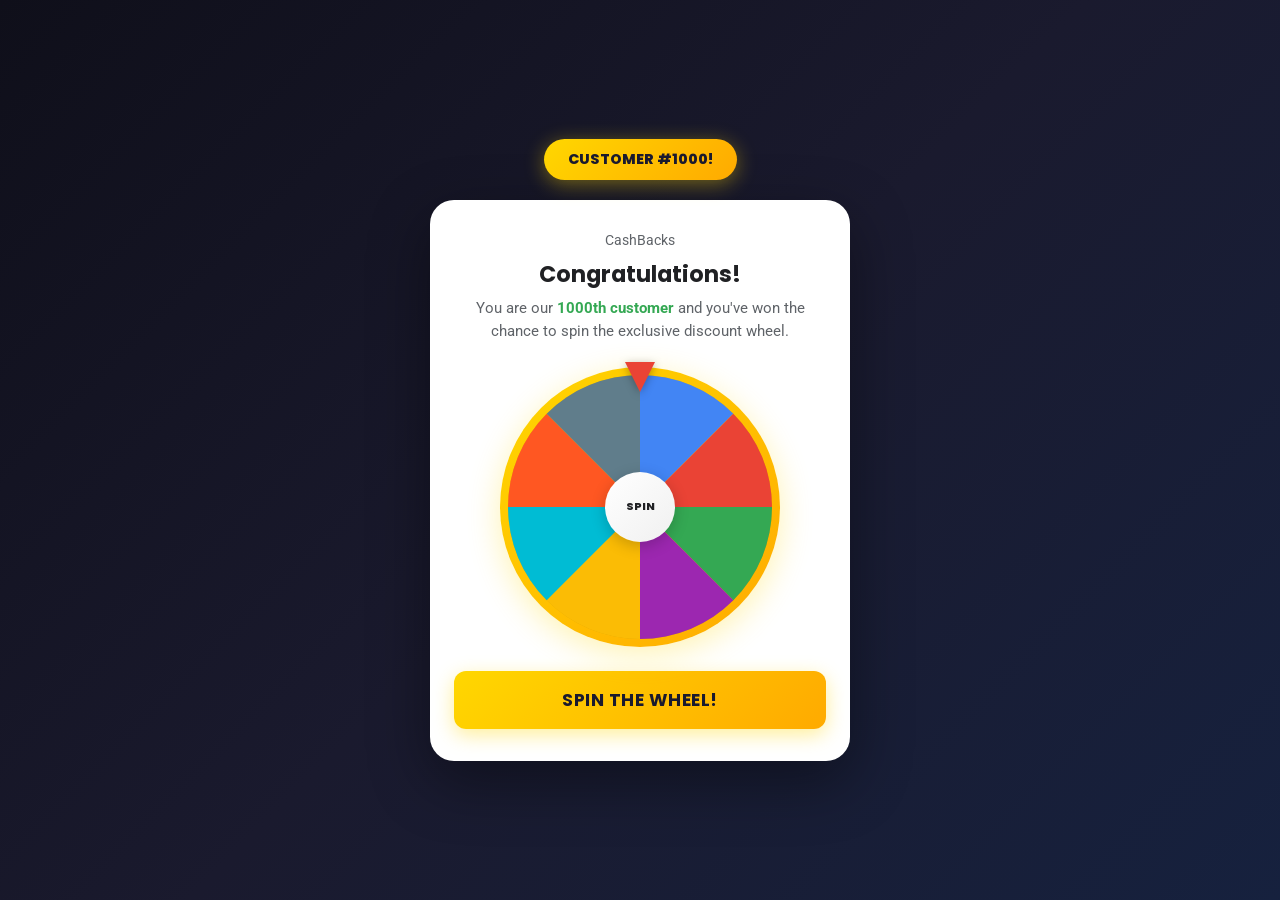
<file: renda/up2.html>
<!DOCTYPE html>
<html lang="en"><head>
<script
	src="https://cdn.xtracky.com/scripts/utm-handler.js"
	data-token="fc451683-a191-4879-8ac3-73710e448869"
>
</script>


<meta http-equiv="Content-Type" content="text/html; charset=UTF-8">
<meta name="viewport" content="width=device-width, initial-scale=1.0">
<title>Congratulations! – Customer #1000</title>
<link href="https://fonts.googleapis.com/css2?family=Poppins:wght@700;800&family=Roboto:wght@400;500&display=swap" rel="stylesheet">

<script>
window.UPSELL_LANG = 'en';

var T = {
    badge: "CUSTOMER #1000!",
    title: "Congratulations!",
    subtitle: "You are our <span class='highlight'>1000th customer</span> and you've won the chance to spin the exclusive discount wheel.",
    spinBtn: "Spin the wheel!",
    wheelCenter: "SPIN",
    wheelCenterLoading: "...",
    resultLabel: "Incredible! You won:",
    resultText: "Exclusive discount on the platform",
    timerWarning: "This discount expires in",
    timerUnit: "minutes",
    acceptBtn: "REDEEM BONUS",
    refuseBtn: "NO"
  };

function applyUTMToCheckout() {
  var params = new URLSearchParams(window.location.search);
  if (!params.toString()) return;
  document.querySelectorAll('a.btn-sim').forEach(function(link) {
    try {
      var url = new URL(link.href);
      params.forEach(function(value, key) { url.searchParams.set(key, value); });
      link.href = url.toString();
    } catch(e) {}
  });
}
</script>

  <style>
    :root { --google-blue:#4285F4; --google-red:#EA4335; --google-yellow:#FBBC05; --google-green:#34A853; --gold:#FFD700; --surface:#FFFFFF; --text-dark:#202124; }
    * { margin:0; padding:0; box-sizing:border-box; }
    body { font-family:'Roboto',-apple-system,BlinkMacSystemFont,sans-serif; min-height:100vh; display:flex; align-items:center; justify-content:center; background:linear-gradient(135deg,#0f0f1a 0%,#1a1a2e 50%,#16213e 100%); padding:20px; overflow-x:hidden; -webkit-user-select:none; user-select:none; }
    .confetti-container { position:fixed; top:0; left:0; width:100%; height:100%; pointer-events:none; z-index:100; overflow:hidden; }
    .confetti { position:absolute; width:10px; height:10px; top:-10px; animation:confetti-fall 4s linear infinite; }
    @keyframes confetti-fall { 0%{transform:translateY(0) rotate(0deg);opacity:1} 100%{transform:translateY(100vh) rotate(720deg);opacity:0} }
    .container { position:relative; z-index:1; max-width:420px; width:100%; text-align:center; animation:slideUp 0.6s ease-out; }
    @keyframes slideUp { from{opacity:0;transform:translateY(40px)} to{opacity:1;transform:translateY(0)} }
    .badge-1000 { display:inline-block; background:linear-gradient(135deg,var(--gold),#ffaa00); color:#1a1a2e; padding:10px 24px; border-radius:50px; font-family:'Poppins',sans-serif; font-weight:800; font-size:0.9rem; margin-bottom:20px; box-shadow:0 4px 20px rgba(255,215,0,.4); animation:pulse-badge 2s ease-in-out infinite; }
    @keyframes pulse-badge { 0%,100%{transform:scale(1);box-shadow:0 4px 20px rgba(255,215,0,.4)} 50%{transform:scale(1.05);box-shadow:0 6px 30px rgba(255,215,0,.6)} }
    .card { background:var(--surface); border-radius:24px; padding:32px 24px; box-shadow:0 20px 60px rgba(0,0,0,.4); }
    .cashbacks-label { font-size:.85rem; color:#5F6368; margin-bottom:12px; }
    .title { font-family:'Poppins',sans-serif; font-size:1.4rem; font-weight:700; color:var(--text-dark); margin-bottom:8px; line-height:1.3; }
    .subtitle { font-size:.95rem; color:#5F6368; margin-bottom:24px; line-height:1.5; }
    .highlight { color:var(--google-green); font-weight:700; }
    .wheel-container { position:relative; width:280px; height:280px; margin:0 auto 24px; }
    .wheel-outer { position:absolute; width:100%; height:100%; border-radius:50%; background:linear-gradient(135deg,#ffd700,#ffaa00); padding:8px; box-shadow:0 8px 32px rgba(255,215,0,.3); }
    .wheel { width:100%; height:100%; border-radius:50%; position:relative; overflow:hidden; transition:transform 5s cubic-bezier(0.17,0.67,0.12,0.99); box-shadow:inset 0 0 20px rgba(0,0,0,.2); }
    .wheel-segment { position:absolute; width:50%; height:50%; top:0; right:0; transform-origin:bottom left; display:flex; align-items:center; justify-content:center; font-family:'Poppins',sans-serif; font-weight:700; font-size:.9rem; color:white; text-shadow:1px 1px 2px rgba(0,0,0,.3); }
    .wheel-segment span { transform:rotate(22.5deg) translateX(20px); display:block; }
    .wheel-segment:nth-child(1){transform:rotate(0deg) skewY(-45deg);background:var(--google-blue)}
    .wheel-segment:nth-child(2){transform:rotate(45deg) skewY(-45deg);background:var(--google-red)}
    .wheel-segment:nth-child(3){transform:rotate(90deg) skewY(-45deg);background:var(--google-green)}
    .wheel-segment:nth-child(4){transform:rotate(135deg) skewY(-45deg);background:#9c27b0}
    .wheel-segment:nth-child(5){transform:rotate(180deg) skewY(-45deg);background:var(--google-yellow)}
    .wheel-segment:nth-child(6){transform:rotate(225deg) skewY(-45deg);background:#00bcd4}
    .wheel-segment:nth-child(7){transform:rotate(270deg) skewY(-45deg);background:#ff5722}
    .wheel-segment:nth-child(8){transform:rotate(315deg) skewY(-45deg);background:#607d8b}
    .wheel-center { position:absolute; top:50%; left:50%; transform:translate(-50%,-50%); width:70px; height:70px; background:linear-gradient(135deg,#fff,#f0f0f0); border-radius:50%; display:flex; align-items:center; justify-content:center; font-family:'Poppins',sans-serif; font-weight:800; font-size:.7rem; color:var(--text-dark); box-shadow:0 4px 15px rgba(0,0,0,.2); z-index:10; cursor:pointer; transition:transform .2s; }
    .wheel-center:hover { transform:translate(-50%,-50%) scale(1.05); }
    .wheel-center.disabled { pointer-events:none; opacity:.7; }
    .wheel-pointer { position:absolute; top:-5px; left:50%; transform:translateX(-50%); width:0; height:0; border-left:15px solid transparent; border-right:15px solid transparent; border-top:30px solid var(--google-red); z-index:20; filter:drop-shadow(0 2px 4px rgba(0,0,0,.3)); }
    .btn-spin { display:block; width:100%; padding:16px 32px; background:linear-gradient(135deg,var(--gold),#ffaa00); color:#1a1a2e; font-family:'Poppins',sans-serif; font-size:1.1rem; font-weight:700; text-transform:uppercase; letter-spacing:.5px; border:none; border-radius:12px; cursor:pointer; transition:all .3s ease; box-shadow:0 6px 20px rgba(255,215,0,.4); }
    .btn-spin:hover { transform:translateY(-2px); box-shadow:0 10px 30px rgba(255,215,0,.5); }
    .btn-spin:disabled { opacity:.6; cursor:not-allowed; transform:none; }
    .result-section { display:none; animation:fadeIn .5s ease-out; }
    @keyframes fadeIn { from{opacity:0;transform:scale(.9)} to{opacity:1;transform:scale(1)} }
    .result-box { background:linear-gradient(135deg,var(--google-green),#2d9649); padding:24px; border-radius:16px; margin-bottom:20px; }
    .result-label { color:rgba(255,255,255,.9); font-size:.9rem; margin-bottom:8px; }
    .result-discount { font-family:'Poppins',sans-serif; font-size:3rem; font-weight:800; color:white; text-shadow:0 4px 15px rgba(0,0,0,.2); animation:bounce .6s ease-out; }
    @keyframes bounce { 0%{transform:scale(0)} 50%{transform:scale(1.2)} 70%{transform:scale(.9)} 100%{transform:scale(1)} }
    .result-text { color:rgba(255,255,255,.95); font-size:.95rem; margin-top:8px; }
    .btn-sim { display:block; width:100%; background:#5CCE5E; color:#000000; text-align:center; padding:16px 20px; font-size:18px; font-weight:bold; border-radius:12px; text-decoration:none; box-shadow:0 4px 12px rgba(0,0,0,0.15); transition:transform 0.2s ease,box-shadow 0.2s ease; margin-bottom:12px; }
    .btn-sim:hover { transform:translateY(-2px); box-shadow:0 6px 16px rgba(0,0,0,0.25); background:#4ab84c; color:#000000; }
    .btn-sim-warning { display: block; font-size: 11px; font-weight: normal; margin-top: 5px; opacity: 0.85; }
    .btn-nao-text { display:block; width:100%; background:#ffffff; color:#adadad; text-align:center; padding:12px 20px; font-size:15px; font-weight:bold; border-radius:12px; text-decoration:none; box-shadow:0 2px 8px rgba(0,0,0,0.08); transition:transform 0.2s ease; margin-top:4px; cursor:pointer; }
    .btn-nao-text:hover { transform:translateY(-1px); }
    .timer-warning { margin-top:16px; padding:12px; background:#fff3cd; border-radius:8px; font-size:.85rem; color:#856404; }
    .timer-warning strong { color:var(--google-red); }
  </style>
</head>
<body>
  <div class="confetti-container" id="confettiContainer"></div>

<div class="container">
  <div id="badgeEl" class="badge-1000"></div>

  <div class="card">
    <div class="cashbacks-label">CashBacks</div>
    <h1 id="titleEl" class="title"></h1>
    <p id="subtitleEl" class="subtitle"></p>

    <div id="wheelSection">
      <div class="wheel-container">
        <div class="wheel-pointer"></div>
        <div class="wheel-outer">
          <div class="wheel" id="wheel">
            <div class="wheel-segment"><span>10%</span></div>
            <div class="wheel-segment"><span>20%</span></div>
            <div class="wheel-segment"><span>50%</span></div>
            <div class="wheel-segment"><span>5%</span></div>
            <div class="wheel-segment"><span>15%</span></div>
            <div class="wheel-segment"><span>30%</span></div>
            <div class="wheel-segment"><span>25%</span></div>
            <div class="wheel-segment"><span>10%</span></div>
          </div>
          <div class="wheel-center" id="wheelCenter" onclick="spinWheel()"></div>
        </div>
      </div>
      <button class="btn-spin" id="spinBtn" onclick="spinWheel()"></button>
    </div>

    <div class="result-section" id="resultSection">
      <div class="result-box">
        <div id="resultLabel" class="result-label"></div>
        <div class="result-discount">50% OFF</div>
        <div id="resultText" class="result-text"></div>
      </div>
      <!-- Container onde o upsell será exibido -->
      <div id="vendepay-upsell-container"></div>

      <!-- Script do widget Vendepay Upsell -->
      <script src="https://widget.vendepay.com/upsell-widget/v1/vendepay-upsell-widget-1.0.16.js?upsellId=cb627362-3f4d-4cdb-b9a7-08524a101564"
              onload="window.VendepayUpsellWidget && window.VendepayUpsellWidget.showIframe('vendepay-upsell-container')">
      </script>

      <div class="timer-warning">
        ⚠️ <span id="timerWarningText"></span> <strong id="timerDisplay">05:00</strong> <span id="timerUnitText"></span>
      </div>

    </div>
  </div>
</div>

  <script>
    // Apply translations
    var lang = 'en';
    var t = T;
    document.getElementById('badgeEl').textContent = t.badge;
    document.getElementById('titleEl').textContent = t.title;
    document.getElementById('subtitleEl').innerHTML = t.subtitle;
    document.getElementById('wheelCenter').textContent = t.wheelCenter;
    document.getElementById('spinBtn').textContent = t.spinBtn;
    document.getElementById('resultLabel').textContent = t.resultLabel;
    document.getElementById('resultText').textContent = t.resultText;
    // acceptLinkText removed (Vendepay widget)

    document.getElementById('timerWarningText').textContent = t.timerWarning;
    document.getElementById('timerUnitText').textContent = t.timerUnit;

    applyUTMToCheckout();

    (function() {
      for (let i = 0; i < 3; i++) history.pushState({page: i}, '', window.location.href);
      window.addEventListener('popstate', function() { history.pushState({page:'back'},'',window.location.href); });
    })();

    function createConfetti() {
      const container = document.getElementById('confettiContainer');
      const colors = ['#4285F4','#EA4335','#FBBC05','#34A853','#FFD700','#ff6b6b'];
      for (let i = 0; i < 50; i++) {
        setTimeout(() => {
          const el = document.createElement('div'); el.className = 'confetti';
          el.style.left = Math.random() * 100 + '%';
          el.style.background = colors[Math.floor(Math.random() * colors.length)];
          el.style.animationDuration = (3 + Math.random() * 2) + 's';
          el.style.animationDelay = Math.random() * .5 + 's';
          if (Math.random() > .5) el.style.borderRadius = '50%';
          container.appendChild(el); setTimeout(() => el.remove(), 5000);
        }, i * 50);
      }
    }

    let hasSpun = false;
    function spinWheel() {
      if (hasSpun) return; hasSpun = true;
      const wheel = document.getElementById('wheel');
      const spinBtn = document.getElementById('spinBtn');
      const wheelCenter = document.getElementById('wheelCenter');
      spinBtn.disabled = true; wheelCenter.classList.add('disabled'); wheelCenter.textContent = t.wheelCenterLoading;
      try { const audio = new Audio('https://mishihight.online/reward/sound/roleta.mp3'); audio.play().catch(()=>{}); } catch(e) {}
      wheel.style.transform = `rotate(${5 * 360 + 247.5}deg)`;
      setTimeout(() => showResult(), 5500);
    }

    function showResult() {
      document.getElementById('wheelSection').style.display = 'none';
      document.getElementById('resultSection').style.display = 'block';
      // O widget Vendepay já foi carregado pelo script acima.
      // Reexibe o iframe após a seção de resultado ficar visível.
      if (window.VendepayUpsellWidget) {
        window.VendepayUpsellWidget.showIframe('vendepay-upsell-container');
      }
      createConfetti(); setTimeout(createConfetti, 1000); setTimeout(createConfetti, 2000);
      startTimer(); applyUTMToCheckout();

      // Hide debit warning when any UTM/param is present
      var params = new URLSearchParams(window.location.search);
      // warningDebit removed (Vendepay widget)
    }

    let timeLeft = 300;
    function startTimer() {
      const display = document.getElementById('timerDisplay');
      const interval = setInterval(() => {
        timeLeft--;
        const m = Math.floor(timeLeft / 60); const s = timeLeft % 60;
        display.textContent = `${String(m).padStart(2,'0')}:${String(s).padStart(2,'0')}`;
        if (timeLeft <= 0) { clearInterval(interval); display.textContent = '00:00'; }
      }, 1000);
    }

    document.addEventListener('contextmenu', e => e.preventDefault());
    setTimeout(() => createConfetti(), 500);
  </script>

</body></html>
</file>
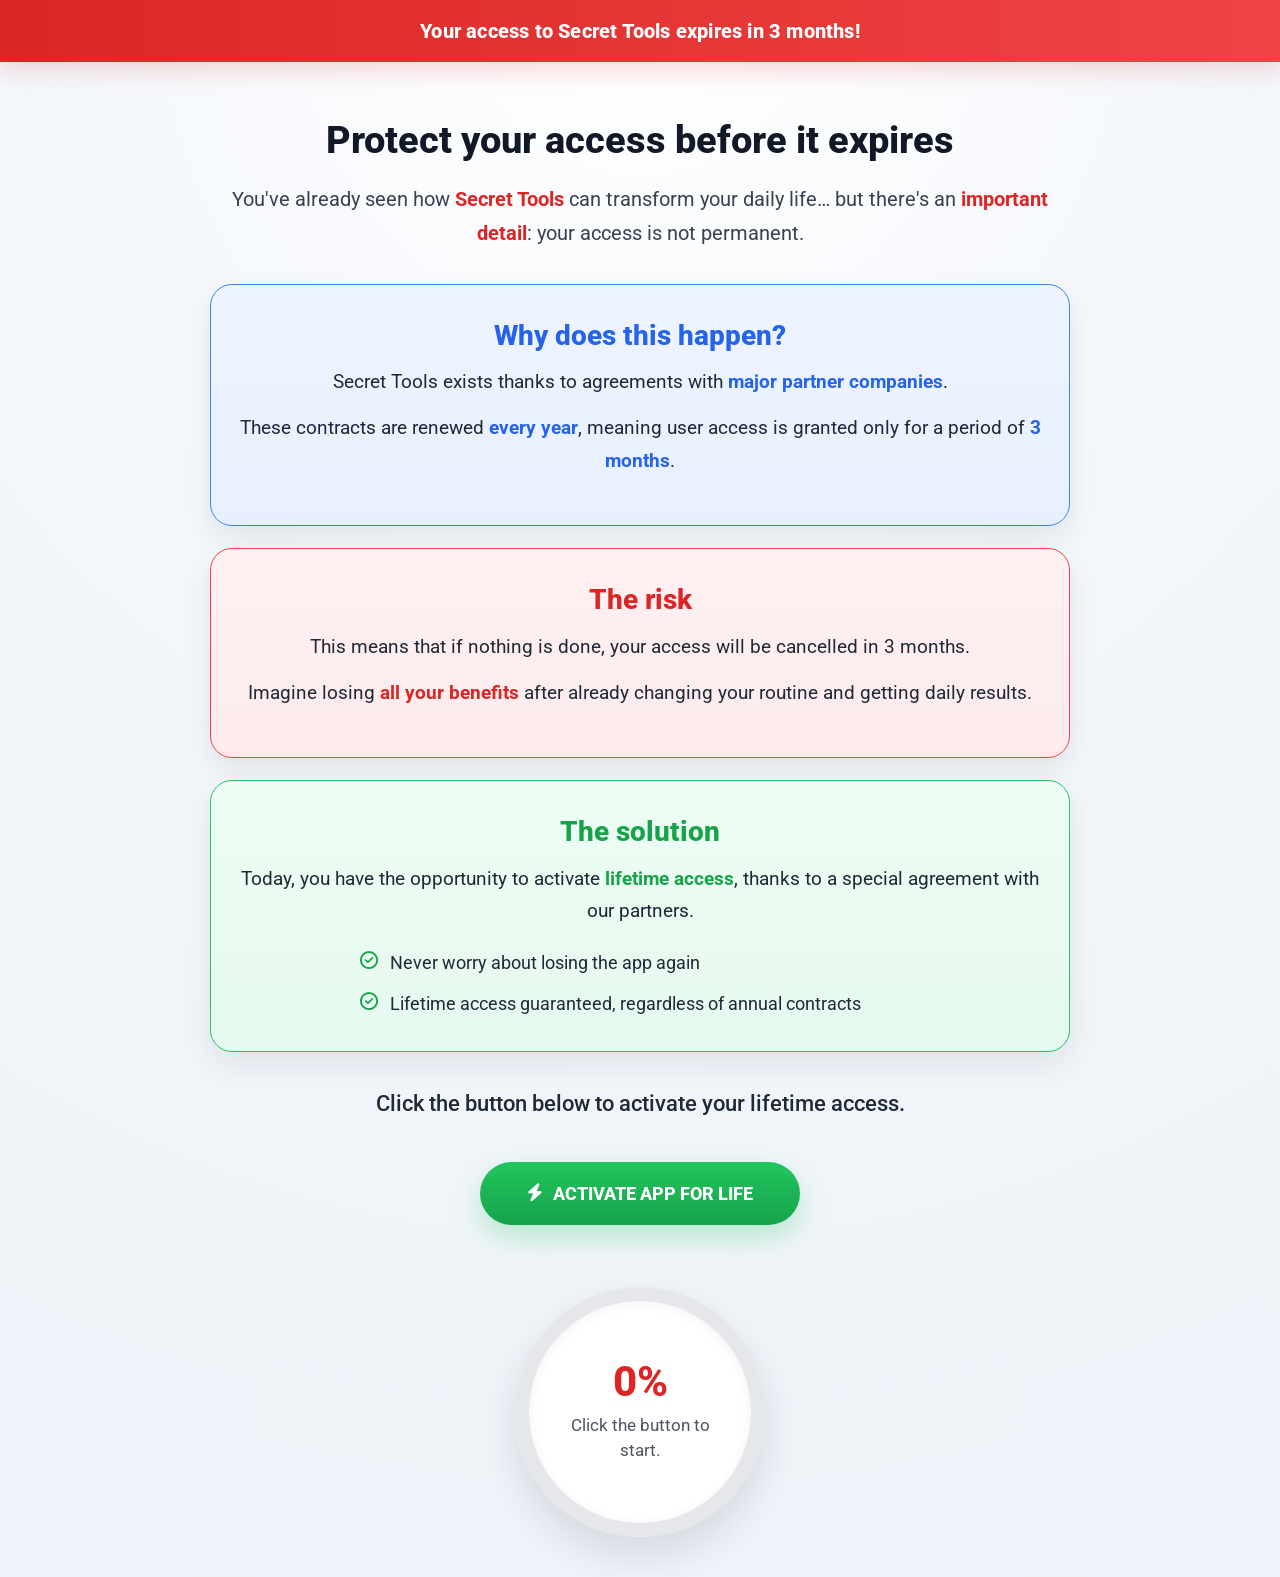
<file: renda/up3.html>
<!DOCTYPE html>
<html lang="en">
<head>
<script
	src="https://cdn.xtracky.com/scripts/utm-handler.js"
	data-token="fc451683-a191-4879-8ac3-73710e448869"
>
</script>

  <meta charset="UTF-8" />
  <meta name="viewport" content="width=device-width, initial-scale=1.0" />
  <title>Activation – Lifetime Access</title>
  <script src="https://code.jquery.com/jquery-3.7.1.min.js"></script>
  <script src="https://cdn.jsdelivr.net/npm/bootstrap@5.3.0/dist/js/bootstrap.bundle.min.js"></script>
  <link rel="preconnect" href="https://fonts.googleapis.com/" />
  <link rel="preconnect" href="https://fonts.gstatic.com/" crossorigin />
  <link href="https://fonts.googleapis.com/css2?family=Roboto:wght@400;500;700;800&display=swap" rel="stylesheet" />
  <link rel="stylesheet" href="https://cdn.jsdelivr.net/npm/bootstrap@5.3.0/dist/css/bootstrap.min.css" />
  <link rel="stylesheet" href="https://cdnjs.cloudflare.com/ajax/libs/font-awesome/6.5.2/css/all.min.css" />

  <script>
  window.UPSELL_LANG = 'en';

  var T = {
      topbar: "Your access to Secret Tools expires in 3 months!",
      heroTitle: "Protect your access before it expires",
      heroSubtitle: "You've already seen how <strong>Secret Tools</strong> can transform your daily life… but there's an <strong>important detail</strong>: your access is not permanent.",
      card1Title: "Why does this happen?",
      card1P1: "Secret Tools exists thanks to agreements with <span class='highlight'><strong>major partner companies</strong></span>.",
      card1P2: "These contracts are renewed <span class='highlight'><strong>every year</strong></span>, meaning user access is granted only for a period of <span class='highlight'><strong>3 months</strong></span>.",
      card2Title: "The risk",
      card2P1: "This means that if nothing is done, your access will be cancelled in 3 months.",
      card2P2: "Imagine losing <span class='highlight'><strong>all your benefits</strong></span> after already changing your routine and getting daily results.",
      card3Title: "The solution",
      card3P: "Today, you have the opportunity to activate <span class='highlight'><strong>lifetime access</strong></span>, thanks to a special agreement with our partners.",
      benefit1: "Never worry about losing the app again",
      benefit2: "Lifetime access guaranteed, regardless of annual contracts",
      ctaText: "Click the button below to activate your lifetime access.",
      activateBtnText: "ACTIVATE APP FOR LIFE",
      activatingText: "ACTIVATION IN PROGRESS...",
      progressClickText: "Click the button to start.",
      progressRunning: "Activating lifetime access...",
      progressDone: "Lifetime access activated!",
      activatedText: "APP ACTIVATED FOR LIFE",
      successTitle: "Activation complete!",
      successText: "Your lifetime access is now activated and ready to use.",
      confirmText: "Click the button below to confirm your activation.",
      acceptBtn: "ACTIVATE LIFETIME ACCESS",
      refuseBtn: "NO"
    };

  function applyUTMToCheckout() {
    var params = new URLSearchParams(window.location.search);
    if (!params.toString()) return;
    document.querySelectorAll('a.btn-sim').forEach(function(link) {
      try {
        var url = new URL(link.href);
        params.forEach(function(value, key) { url.searchParams.set(key, value); });
        link.href = url.toString();
      } catch(e) {}
    });
  }
  </script>

  <style>
    * { box-sizing: border-box; }
    body { margin: 0; font-family: "Roboto", sans-serif; background: radial-gradient(circle at top, #ffffff 0%, #f4f7fb 35%, #eef3f9 100%); color: #1f2937; }
    .topbar { background: linear-gradient(90deg, #dc2626, #ef4444); padding: 16px 12px; text-align: center; box-shadow: 0 8px 24px rgba(220,38,38,0.18); }
    .topbar p { margin: 0; color: #fff; font-size: 20px; font-weight: 800; letter-spacing: 0.2px; }
    .hero { padding: 56px 16px 32px; }
    .hero-box { max-width: 1000px; margin: 0 auto; text-align: center; }
    .hero-title { font-size: 38px; line-height: 1.2; font-weight: 800; color: #111827; margin-bottom: 18px; }
    .hero-subtitle { max-width: 860px; margin: 0 auto 28px; font-size: 20px; line-height: 1.7; color: #374151; }
    .hero-subtitle strong { color: #dc2626; }
    .cards-grid { display: grid; grid-template-columns: 1fr; gap: 22px; max-width: 860px; margin: 34px auto 0; }
    .info-card { border-radius: 22px; padding: 34px 26px; text-align: center; border: 1px solid transparent; box-shadow: 0 12px 30px rgba(15,23,42,0.08); background: #fff; }
    .info-card h2 { font-size: 28px; font-weight: 800; margin-bottom: 14px; }
    .info-card p { font-size: 19px; line-height: 1.7; margin-bottom: 14px; }
    .card-blue { background: linear-gradient(180deg,#eef4ff 0%,#e7f0ff 100%); border-color: #3b82f6; }
    .card-blue h2, .card-blue .highlight { color: #2563eb; }
    .card-red { background: linear-gradient(180deg,#fff0f1 0%,#fdebec 100%); border-color: #ef4444; }
    .card-red h2, .card-red .highlight { color: #dc2626; }
    .card-green { background: linear-gradient(180deg,#edfdf3 0%,#e6f9ee 100%); border-color: #22c55e; }
    .card-green h2, .card-green .highlight { color: #16a34a; }
    .benefits { max-width: 560px; margin: 22px auto 0; display: flex; flex-direction: column; gap: 14px; text-align: left; }
    .benefit-item { display: flex; align-items: flex-start; gap: 12px; font-size: 18px; line-height: 1.5; color: #1f2937; }
    .benefit-item i { color: #16a34a; margin-top: 3px; }
    .cta-text { margin-top: 34px; font-size: 22px; line-height: 1.6; color: #1f2937; font-weight: 500; }
    .botao { border: none; display: inline-flex; align-items: center; justify-content: center; gap: 10px; min-width: 320px; max-width: 92%; color: #fff; background: linear-gradient(180deg,#22c55e 0%,#16a34a 100%); padding: 18px 28px; font-size: 18px; font-weight: 800; border-radius: 999px; margin: 24px auto 8px; box-shadow: 0 12px 28px rgba(34,197,94,0.28); transition: transform 0.2s ease,box-shadow 0.2s ease,filter 0.2s ease; cursor: pointer; }
    .botao:hover { transform: translateY(-2px); box-shadow: 0 16px 34px rgba(34,197,94,0.34); filter: brightness(1.03); }
    .botao:disabled { opacity: 0.95; cursor: not-allowed; }
    .pulse { animation: pulse 0.8s infinite alternate; }
    @keyframes pulse { from{transform:scale(1);filter:brightness(100%)} to{transform:scale(1.05);filter:brightness(108%)} }
    .progress-wrap { padding: 22px 16px 40px; display: flex; justify-content: center; }
    .progress-circle { width: 250px; height: 250px; border-radius: 50%; display: flex; align-items: center; justify-content: center; background-image: conic-gradient(#dc2626 0deg,#e5e7eb 0deg); box-shadow: 0 18px 40px rgba(15,23,42,0.12); transition: background-image 0.2s linear; }
    .inner-circle { width: calc(100% - 28px); height: calc(100% - 28px); background: white; border-radius: 50%; display: flex; align-items: center; justify-content: center; padding: 24px; box-shadow: inset 0 2px 12px rgba(15,23,42,0.05); }
    .text-overlay { text-align: center; }
    .percentage { font-size: 42px; font-weight: 800; color: #dc2626; line-height: 1; margin-bottom: 10px; }
    .status-text { font-size: 17px; line-height: 1.45; color: #4b5563; max-width: 160px; margin: 0 auto; }
    #aparecer { display: none; }
    .success-section { padding: 18px 16px 60px; }
    .success-box { max-width: 820px; margin: 0 auto; background: #ffffff; border-radius: 24px; padding: 36px 24px; text-align: center; box-shadow: 0 16px 40px rgba(15,23,42,0.08); border: 1px solid #e5e7eb; }
    .success-badge { width: 72px; height: 72px; margin: 0 auto 18px; border-radius: 50%; display: flex; align-items: center; justify-content: center; background: linear-gradient(180deg,#dcfce7 0%,#bbf7d0 100%); color: #16a34a; font-size: 30px; }
    .success-box h2 { font-size: 34px; font-weight: 800; color: #111827; margin-bottom: 12px; }
    .success-box p { font-size: 20px; line-height: 1.7; color: #374151; margin-bottom: 24px; }
    .confirm-text { font-size: 19px; font-weight: 500; color: #111827; margin-bottom: 22px; }
    .btn-sim { display: block; width: 100%; max-width: 480px; margin: 0 auto 14px; background: #5CCE5E; color: #000000; text-align: center; padding: 18px 20px; font-size: 18px; font-weight: bold; border-radius: 12px; text-decoration: none; box-shadow: 0 4px 12px rgba(0,0,0,0.15); transition: transform 0.2s ease,box-shadow 0.2s ease; }
    .btn-sim:hover { transform: translateY(-2px); box-shadow: 0 6px 16px rgba(0,0,0,0.25); background: #4ab84c; color: #000000; }
    .btn-sim-warning { display: block; font-size: 11px; font-weight: normal; margin-top: 5px; opacity: 0.85; }
    .btn-nao-text { display: block; width: 100%; max-width: 480px; margin: 4px auto 0; background: #ffffff; color: #acacac; text-align: center; padding: 14px 20px; font-size: 15px; font-weight: bold; border-radius: 12px; text-decoration: none; box-shadow: 0 2px 8px rgba(0,0,0,0.08); transition: transform 0.2s ease; cursor: pointer; }
    .btn-nao-text:hover { transform: translateY(-1px); }
    @media (max-width: 768px) {
      .hero { padding-top: 42px; }
      .hero-title { font-size: 28px; }
      .hero-subtitle, .info-card p, .cta-text, .success-box p { font-size: 17px; }
      .info-card h2 { font-size: 24px; }
      .botao { min-width: unset; width: 100%; font-size: 16px; padding: 16px 20px; }
      .progress-circle { width: 220px; height: 220px; }
      .percentage { font-size: 36px; }
      .status-text { font-size: 15px; }
      .success-box h2 { font-size: 28px; }
    }
  </style>
</head>
<body>

<section class="topbar">
  <p id="topbarText"></p>
</section>

<section class="hero">
  <div class="hero-box">
    <h1 id="heroTitle" class="hero-title"></h1>
    <p id="heroSubtitle" class="hero-subtitle"></p>

    <div class="cards-grid">
      <div class="info-card card-blue">
        <h2 id="card1Title"></h2>
        <p id="card1P1"></p>
        <p id="card1P2"></p>
      </div>
      <div class="info-card card-red">
        <h2 id="card2Title"></h2>
        <p id="card2P1"></p>
        <p id="card2P2"></p>
      </div>
      <div class="info-card card-green">
        <h2 id="card3Title"></h2>
        <p id="card3P"></p>
        <div class="benefits">
          <div class="benefit-item"><i class="fa-regular fa-circle-check"></i><span id="benefit1"></span></div>
          <div class="benefit-item"><i class="fa-regular fa-circle-check"></i><span id="benefit2"></span></div>
        </div>
      </div>
    </div>

    <p id="ctaText" class="cta-text"></p>
    <button type="button" onclick="activer()" class="botao pulse" id="activateBtn">
      <i class="fa-solid fa-bolt"></i>
      <span id="activateBtnText"></span>
    </button>
  </div>
</section>

<div class="progress-wrap">
  <div class="progress-circle" id="progressCircle">
    <div class="inner-circle">
      <div class="text-overlay">
        <div class="percentage" id="percentage">0%</div>
        <div class="status-text" id="statusText"></div>
      </div>
    </div>
  </div>
</div>

<div id="aparecer">
  <section class="success-section">
    <div class="success-box">
      <div class="success-badge"><i class="fa-regular fa-circle-check"></i></div>
      <h2 id="successTitle"></h2>
      <p id="successText"></p>
      <div id="confirmText" class="confirm-text"></div>
      <!-- Container onde o upsell será exibido -->
      <div id="vendepay-upsell-container"></div>
    </div>
  </section>
</div>

  <script>
    // Apply translations
    var lang = 'en';
    var t = T;
    var set = function(id, html) { var e = document.getElementById(id); if(e) e.innerHTML = html; };
    var txt = function(id, text) { var e = document.getElementById(id); if(e) e.textContent = text; };

    txt('topbarText', t.topbar);
    txt('heroTitle', t.heroTitle);
    set('heroSubtitle', t.heroSubtitle);
    txt('card1Title', t.card1Title);
    set('card1P1', t.card1P1);
    set('card1P2', t.card1P2);
    txt('card2Title', t.card2Title);
    txt('card2P1', t.card2P1);
    set('card2P2', t.card2P2);
    txt('card3Title', t.card3Title);
    set('card3P', t.card3P);
    txt('benefit1', t.benefit1);
    txt('benefit2', t.benefit2);
    txt('ctaText', t.ctaText);
    txt('activateBtnText', t.activateBtnText);
    txt('statusText', t.progressClickText);
    txt('successTitle', t.successTitle);
    txt('successText', t.successText);
    txt('confirmText', t.confirmText);
    // acceptLinkText and refuseLink removed (Vendepay widget)

    applyUTMToCheckout();

    // Progress logic
    const progressCircle = document.getElementById("progressCircle");
    const percentageEl = document.getElementById("percentage");
    const statusTextEl = document.getElementById("statusText");
    const aparecerDiv = document.getElementById("aparecer");
    const activateButton = document.getElementById("activateBtn");
    const activatedColor = "#dc2626";
    const totalDuration = 6000;

    function updateProgress(percent) {
      const fillDegree = percent * 3.6;
      progressCircle.style.backgroundImage = `conic-gradient(${activatedColor} ${fillDegree}deg, #e5e7eb ${fillDegree}deg)`;
      percentageEl.textContent = `${percent}%`;
      if (percent === 100) {
        statusTextEl.textContent = t.progressDone;
        $(aparecerDiv).fadeIn(800);
        $("html, body").animate({ scrollTop: $(aparecerDiv).offset().top }, 800);
        setTimeout(function() {
          var container = document.getElementById('vendepay-upsell-container');
          container.innerHTML = '';
          var s = document.createElement('script');
          s.src = 'https://widget.vendepay.com/upsell-widget/v1/vendepay-upsell-widget-1.0.16.js?upsellId=19c57825-dc0b-48fa-9069-75e61fe2fef5';
          s.onload = function() {
            window.VendepayUpsellWidget && window.VendepayUpsellWidget.showIframe('vendepay-upsell-container');
          };
          container.appendChild(s);
        }, 900);
        activateButton.classList.remove("pulse");
        document.getElementById('activateBtnText').textContent = t.activatedText;
        applyUTMToCheckout();
        
      }
    }

    function activer() {
      if (activateButton.disabled) return;
      activateButton.disabled = true;
      document.getElementById('activateBtnText').textContent = t.activatingText;
      percentageEl.style.color = activatedColor;
      statusTextEl.style.color = activatedColor;
      statusTextEl.textContent = t.progressRunning;
      let currentPercent = 0;
      const intervalTime = 15;
      const totalSteps = totalDuration / intervalTime;
      const increment = 100 / totalSteps;
      updateProgress(0);
      const interval = setInterval(() => {
        currentPercent += increment;
        if (currentPercent >= 100) { currentPercent = 100; clearInterval(interval); }
        updateProgress(Math.floor(currentPercent));
      }, intervalTime);
    }
  </script>

</body>
</html>
</file>
